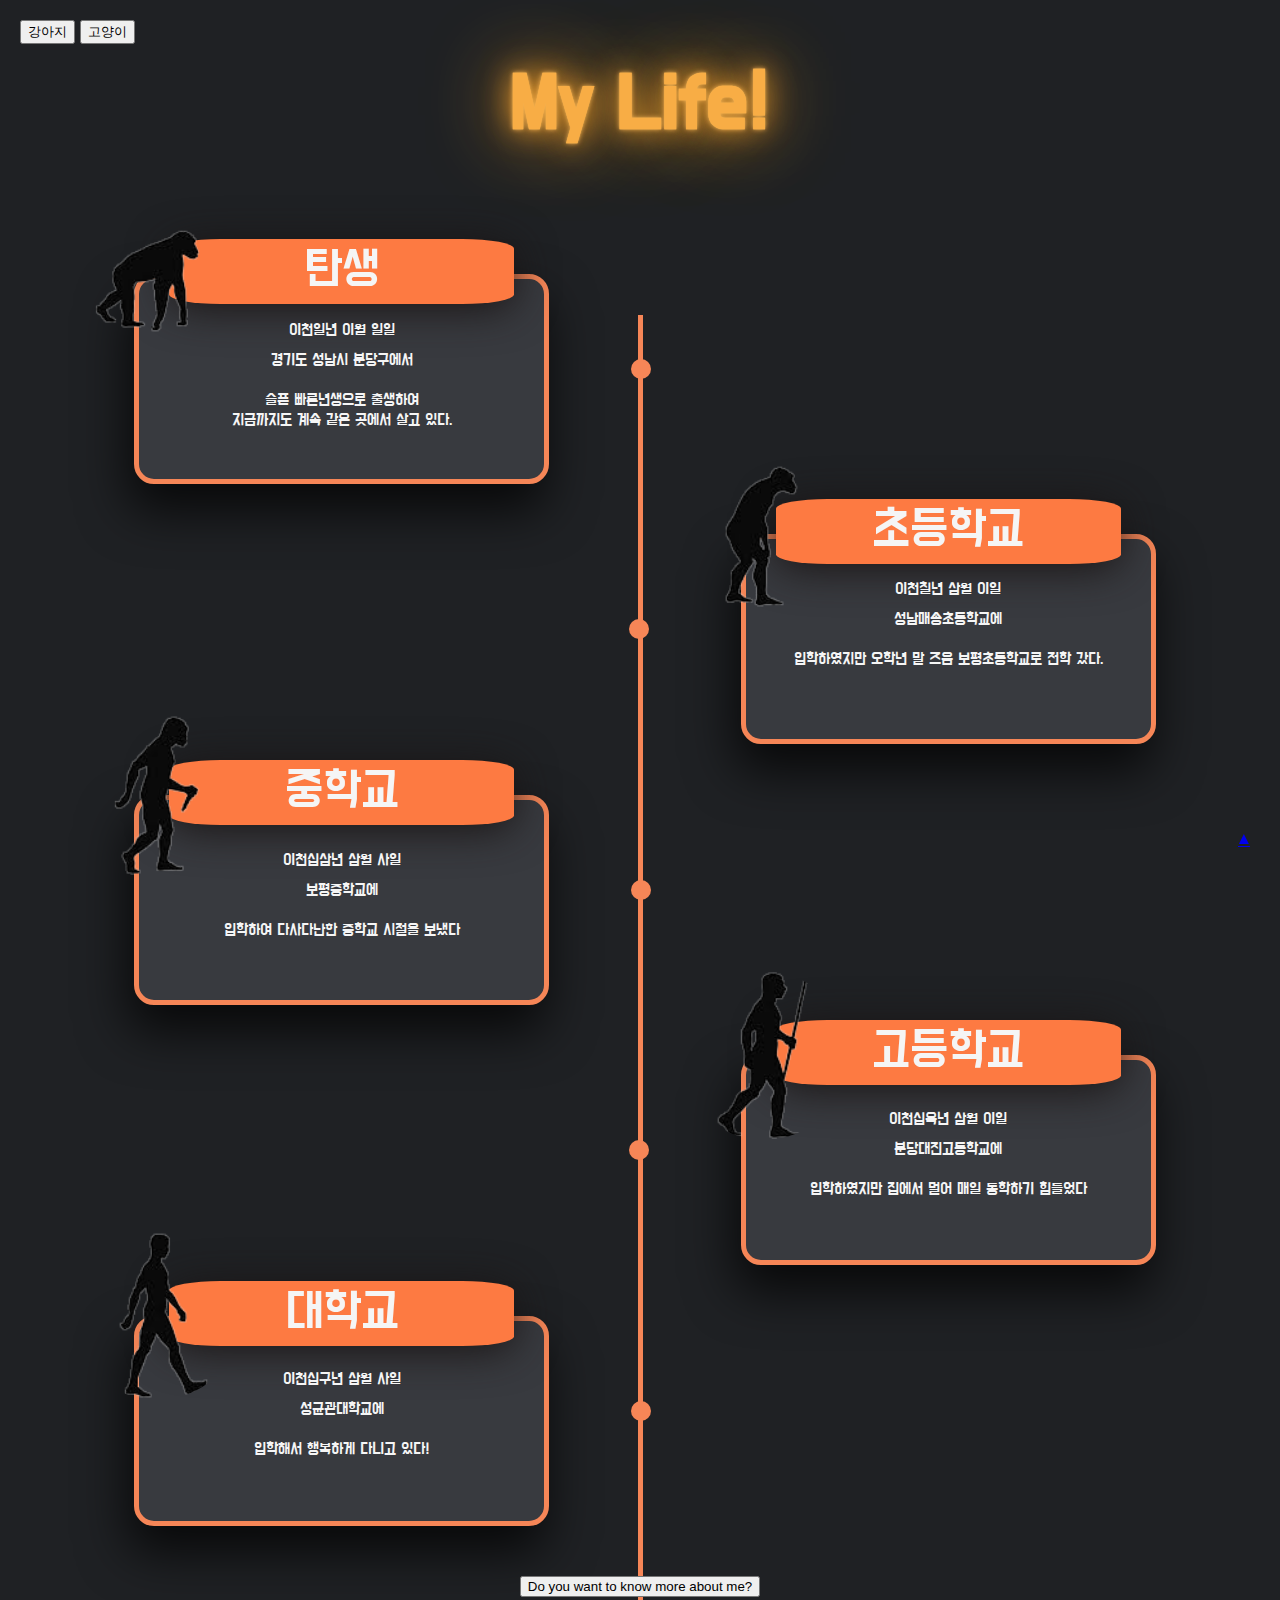
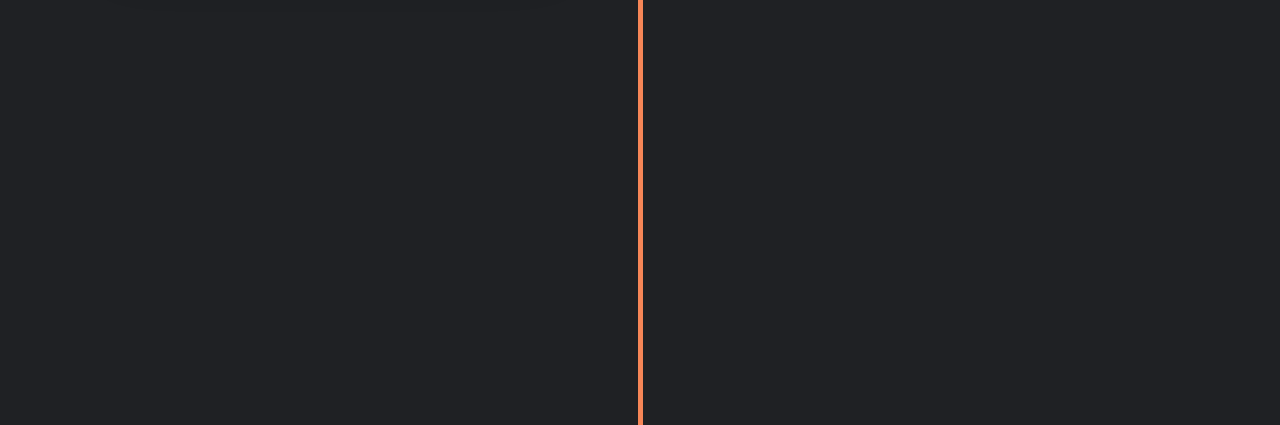
<file: 3주차_Timeline/timeline.html>
<!DOCTYPE html>
<html lang="en">
<head>
    <meta charset="UTF-8">
    <meta name="viewport" content="width=device-width, initial-scale=1.0">
    <title>My Timeline</title>
    <link rel="stylesheet" href="style.css">
    <link href="https://fonts.googleapis.com/css2?family=Do+Hyeon&display=swap" rel="stylesheet">
</head>
<body>
    <div id="title">
        <h1>My Life!</h1>
    </div>
    
    <div class="buttons">
        <button class="changebg" onclick="
        document.querySelector('body').style.backgroundImage='url(puppy.jpg)';
        document.querySelector('body').style.backgroundRepeat='no-repeat';
        document.querySelector('body').style.backgroundSize='cover';">강아지</button>
        <button class="changebg" onclick="
        document.querySelector('body').style.backgroundImage='url(nyang.png)';
        document.querySelector('body').style.backgroundRepeat='no-repeat';
        document.querySelector('body').style.backgroundSize='cover';">고양이</button>
    </div>
    <div class="content">
        <div class="card">
            <img src="1.png">
            <div class="what">탄생</div>
            <div class="date">이천일년 이월 일일</div>
            <div class="where">경기도 성남시 분당구에서 </div>
            <div class="text">슬픈 빠른년생으로 출생하여 <br> 지금까지도 계속 같은 곳에서 살고 있다.</div>
            <div class="dot"></div>
        </div>
        <div class="card">
            <img src="2.png">
            <div class="what">초등학교</div>
            <div class="date">이천칠년 삼월 이일</div>
            <div class="where">성남매송초등학교에</div>
            <div class="text">입학하였지만 오학년 말 즈음 보평초등학교로 전학 갔다.</div>
            <div class="dot"></div>
        </div>
        <div class="card">
            <img src="3.png">
            <div class="what">중학교</div>
            <div class="date">이천십삼년 삼월 사일 </div>
            <div class="where">보평중학교에</div>
            <div class="text">입학하여 다사다난한 중학교 시절을 보냈다</div>
            <div class="dot"></div>
        </div>
        <div class="card">
            <img src="4.png">
            <div class="what">고등학교</div>
            <div class="date">이천십육년 삼월 이일</div>
            <div class="where">분당대진고등학교에</div>
            <div class="text">입학하였지만 집에서 멀어 매일 통학하기 힘들었다</div>
            <div class="dot"></div>
        </div>
        <div class="card">
            <img src="5.png">
            <div class="what">대학교</div>
            <div class="date">이천십구년 삼월 사일 </div>
            <div class="where">성균관대학교에</div>
            <div class="text">입학해서 행복하게 다니고 있다!</div>
            <div class="dot"></div>
        </div>
        <div class="line"></div>
        <div class="homepage">
            <button onclick="location.href='cyintro_home.html'">Do you want to know more about me?</button>
        </div>
    
    </div>
    <a href="#title"button id="tothetop">▲</button>
</body>
</html>
</file>
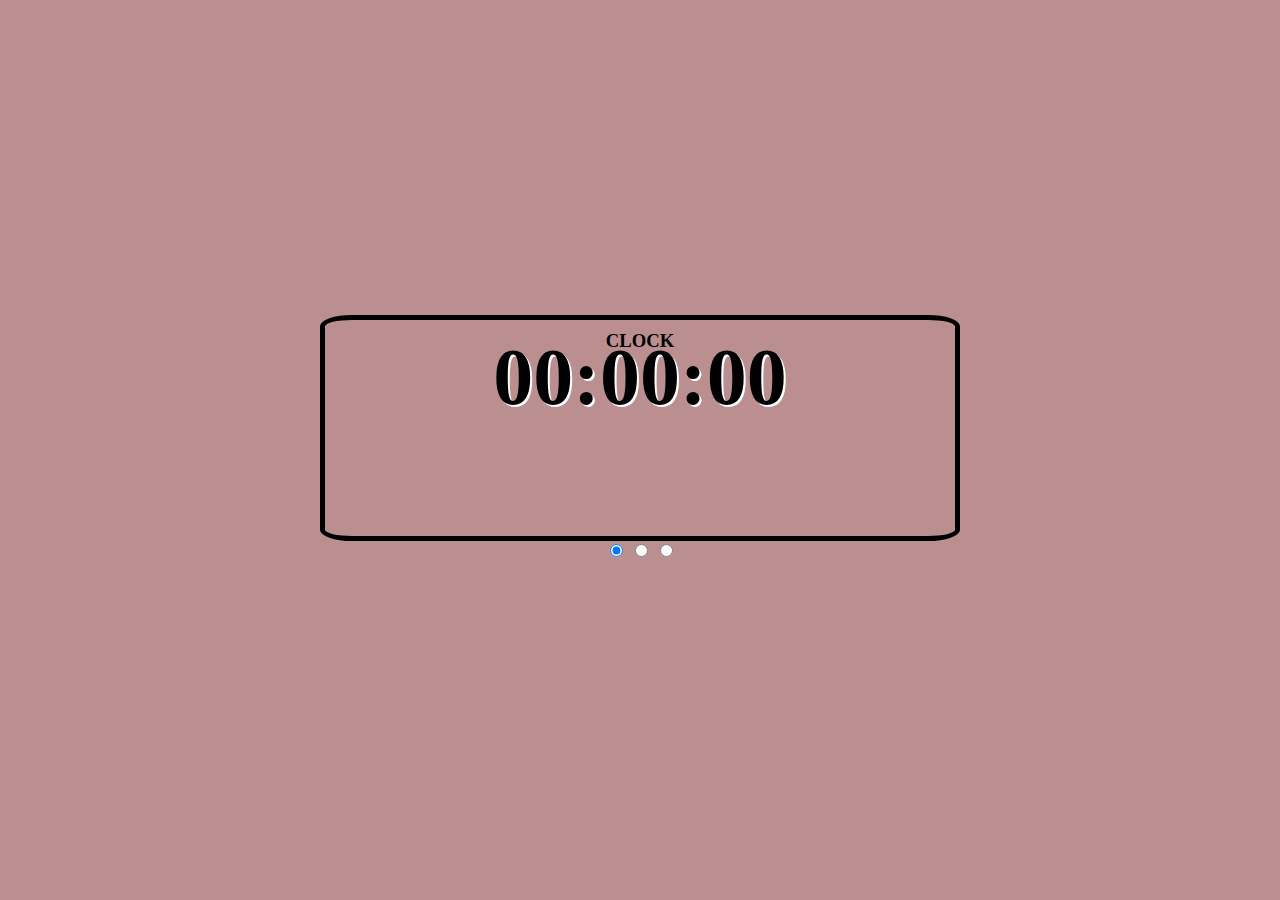
<file: 5주차/time.html>
<!DOCTYPE html>
<html lang="en">
<head>
    <meta charset="UTF-8">
    <meta name="viewport" content="width=device-width, initial-scale=1.0">
    <title>Document</title>
    <link rel="stylesheet" href="style.css">
</head>
<body>
    <div class="content">
        <div class="window">
            <div id="w_clock">
                <h3>CLOCK</h3>
                <h1>00:00:00</h1>
            </div>
            <div id="w_stopwatch">
                <h3>STOPWATCH</h3>
                <h1>00:00</h1>
                <button id="start">start</button>
                <button id="reset">reset</button>

            </div>
            <div id="w_timer">
                <h3>TIMER</h3>
                <h1>00:00</h1>
                <input id="m_timer" type ="number">분
                <input id="s_timer" type ="number">초
                <button id="start">start</button>
                <button id="reset">reset</button>

            </div>
        </div>
        
        <div class="select">
            <input id="selectClock" type ="radio" name="select" checked>
            <input id="selectStopwatch"type ="radio" name="select">
            <input id="selectTimer"type ="radio" name="select">
        </div>
    </div>
    
</body>
<script type="text/javascript" src="tab.js"></script>
<script type="text/javascript" src="clock.js"></script>
<script type="text/javascript" src="stopwatch.js"></script>
<script type="text/javascript" src="timer.js"></script>

</html>
</file>
<file: 3주차_Timeline/style.css>
body{
    font-family: 'Do Hyeon', sans-serif;
    background-color:#1F2124;
    color: whitesmoke
}
#title{
    text-align: center;
    color: rgb(248, 173, 69);
    font-size: 40px;
    text-shadow: 0 0 1px #F6B352, 0 0 5px #F6B352, 0 0 30px rgb(250, 165, 45), 0 0 80px rgb(252, 160, 31);
}
.content{
    margin:120px 10%;
    text-align: center;
}
img{
    position: relative;
    width:170px;
    grid-column: 1;
    border-radius: 100%;
    left: -225%;
    top: -53%;
    z-index: 10;
}
.card{
    position: relative;
    display: grid;
    grid-template-columns: 30px auto 30px;
    background-color:#383A3F;
    width: 40%;
    margin-bottom: 5%;
    border: 5px solid #F68657;
    border-radius: 20px;
    height: 200px;
    -webkit-box-shadow: -5px 25px 50px 1px rgba(0,0,0,0.75);
    -moz-box-shadow: -5px 25px 50px 1px rgba(0,0,0,0.75);
    box-shadow: -5px 25px 50px 1px rgba(0,0,0,0.75);
    transition: 0.2s;
}
.card:hover{
    background-color: #1F2124;
}
.date{
    position: relative;
    grid-column: 2;
    top: -120px;
}
.what{
    position: relative;
    background-color: rgb(253, 122, 66);
    font-size: 50px;
    top:-40px;
    grid-column: 2;
    border-radius: 15%;
    text-align: center;
    height: 65px;
    box-shadow: 0px 5px 40px rgb(26, 21, 21);
}
.where{
    position: relative;
    grid-column: 2;
    top:-110px;
}
.text{
    position: relative;
    grid-column: 2;
    top: -90px;
}
.dot{
    width: 20px;
    height: 20px;
    background-color: #F68657;
    position: absolute;
    right: -26.6%;
    top: 40%;
    border-radius: 100%;
    z-index: 3;
}
.line{
    position:absolute;
    top:35%;
    left: 50%;
    margin-left: -2.5px;
    width: 5px;
    height: 190%;
    background-color:#F68657;
}
.card:nth-child(even){
    margin-left: 60%;
}
.card:nth-child(even) .dot{
    left:-29%;
}
.card:nth-child(even) img{
    right: -50%;
}
.buttons{
    position: absolute;
    top: 20px;
    left: 20px;
}
#tothetop{
    position: fixed;
    right:30px;
    bottom:50px;
}
.homepage{
    position: relative;
    text-align: center;
}

@media(max-width:850px){
    .dot, .line{
        display: none;
    }
    .card{
        width:80%;
        margin: 15% 10%;
    }
    .card:nth-child(even){
        margin-left: 10%;         
    }
}
</file>
<file: 5주차/style.css>
body{
    background-color: #bb8f8f;
}
.content{
    width: 50%;
    height: 30%;
    position: absolute;
    left: 25%;
    top: 35%;
    text-align: center;
}
.window{
    height: 80%;
    border: 5px solid black;
    border-radius: 5%;
}
#w_stopwatch, #w_timer{
    display: none;
}
input[type=number]{
    width: 50px;
}
h1{
    font-size: 80px;
    margin: -20px 0px 0px 0px;
    text-shadow: 2px 2px white;
}

h3{
    margin: 10px 0px 0px 0px;
}
</file>
